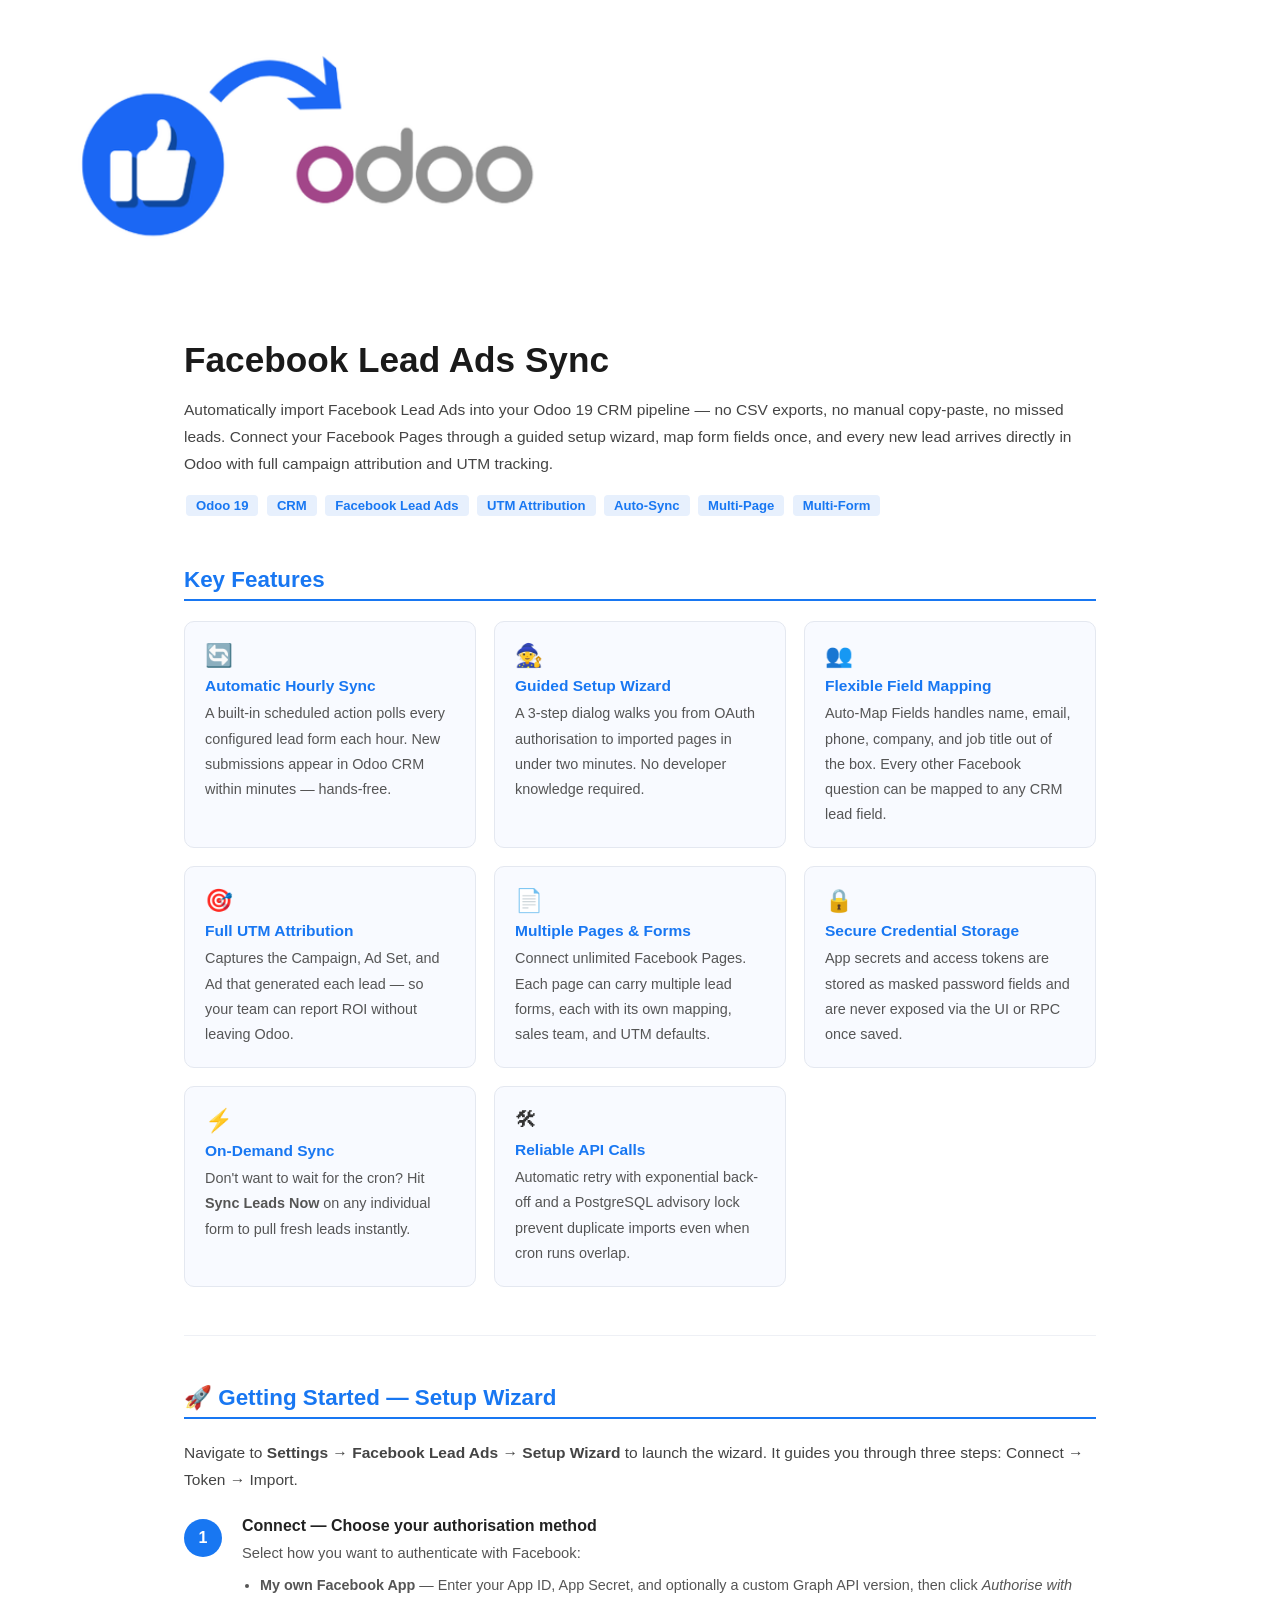
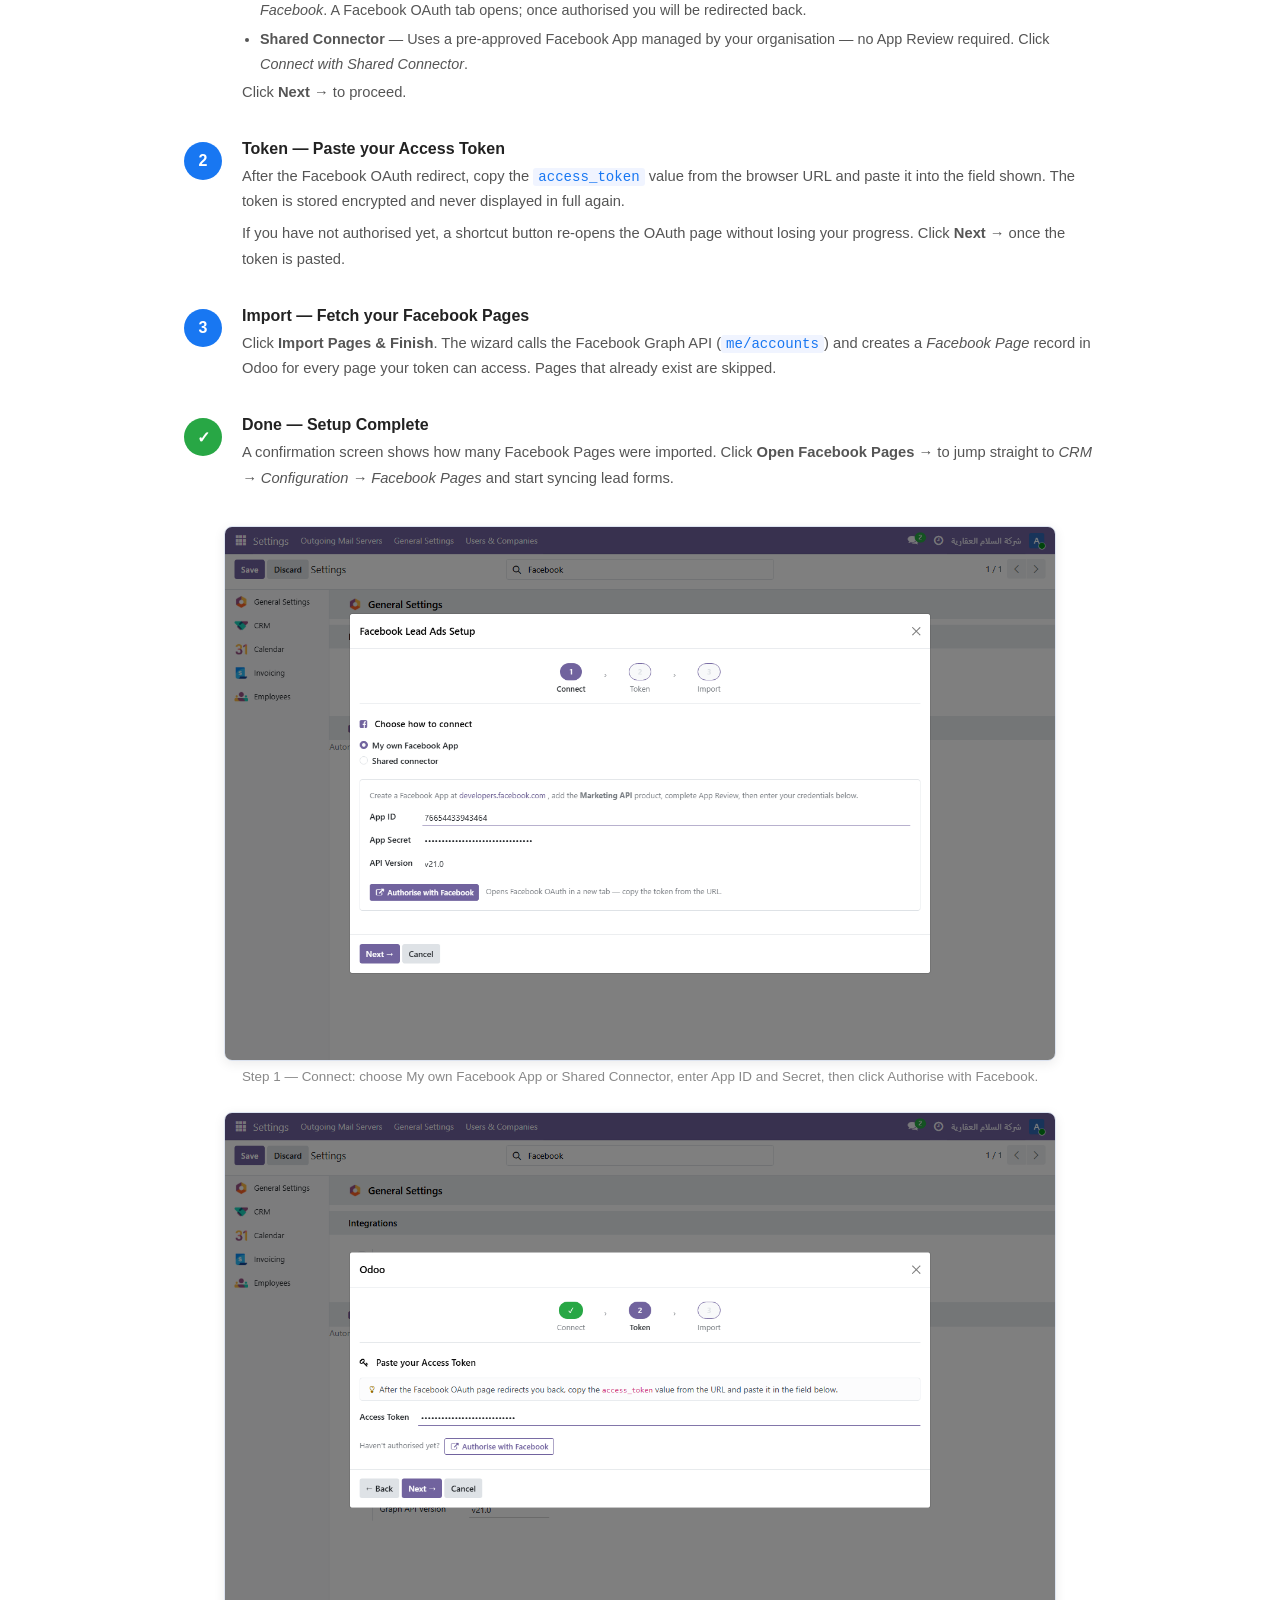
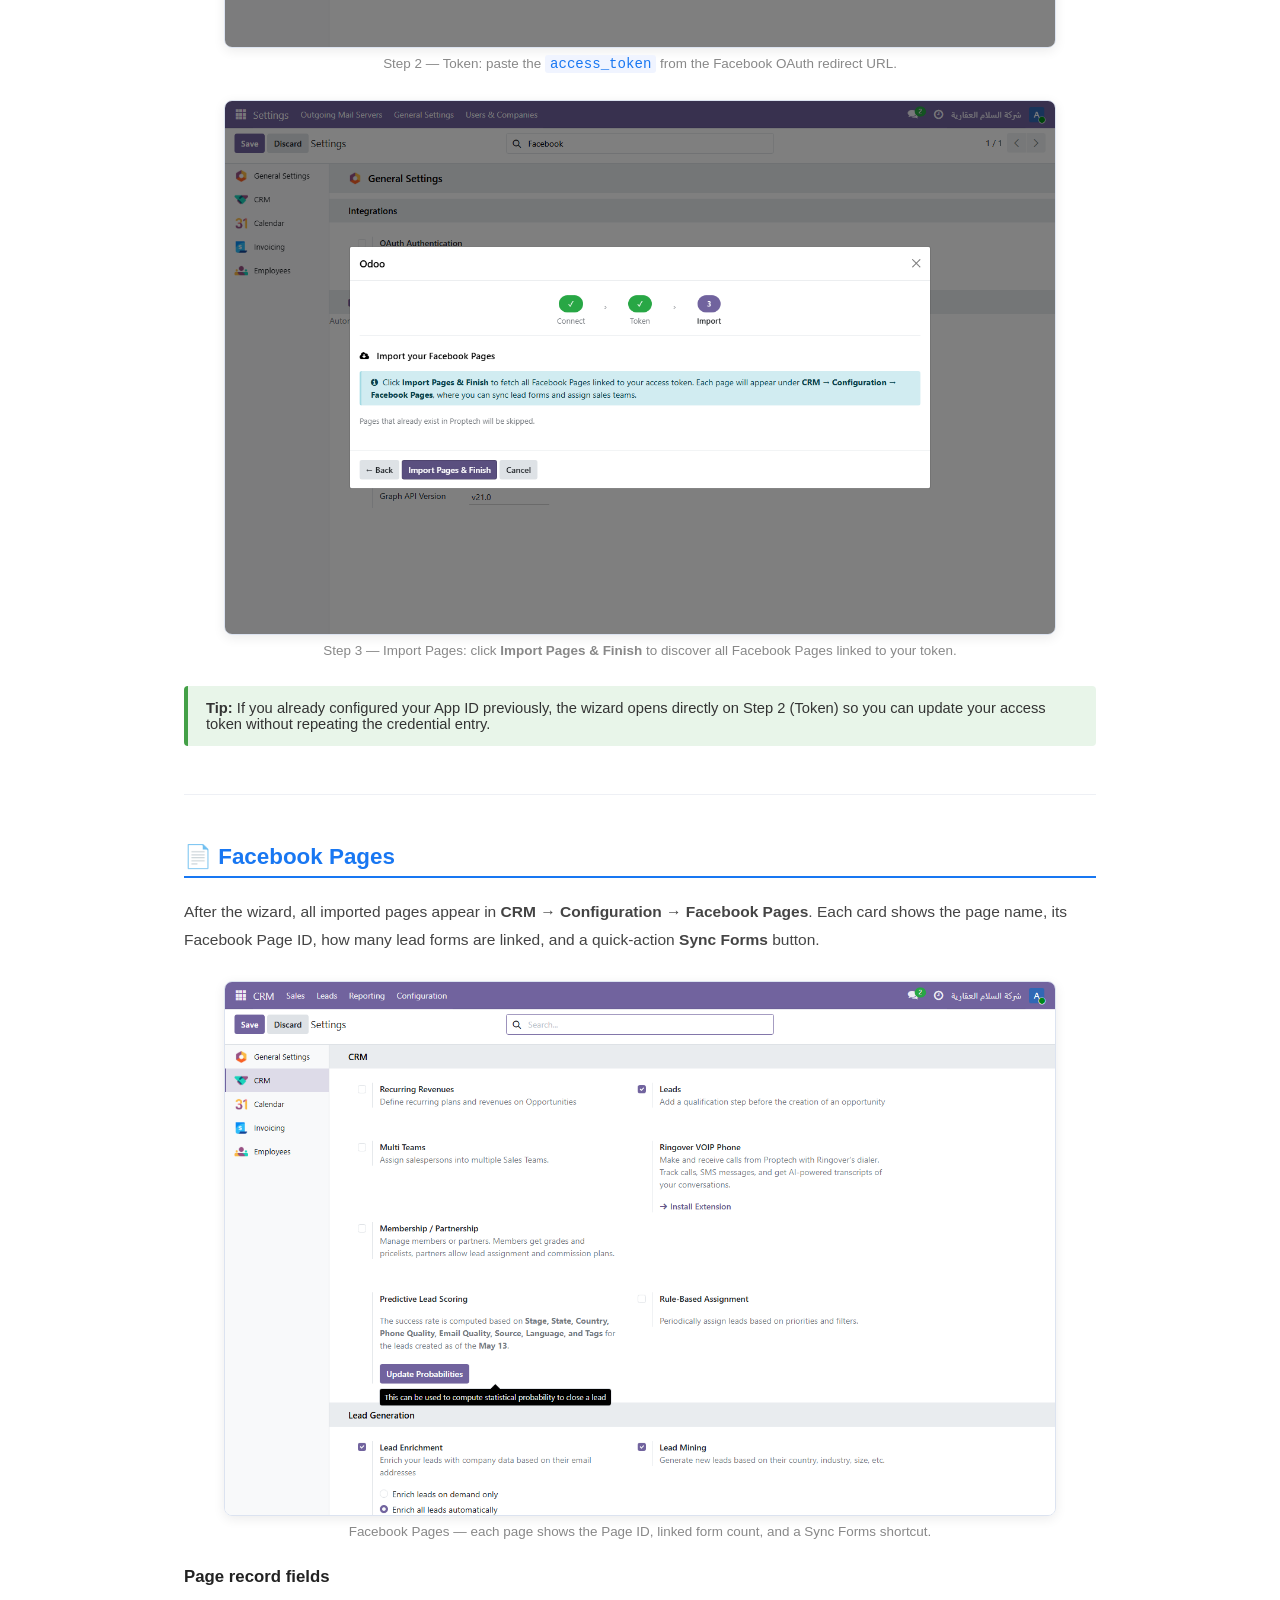
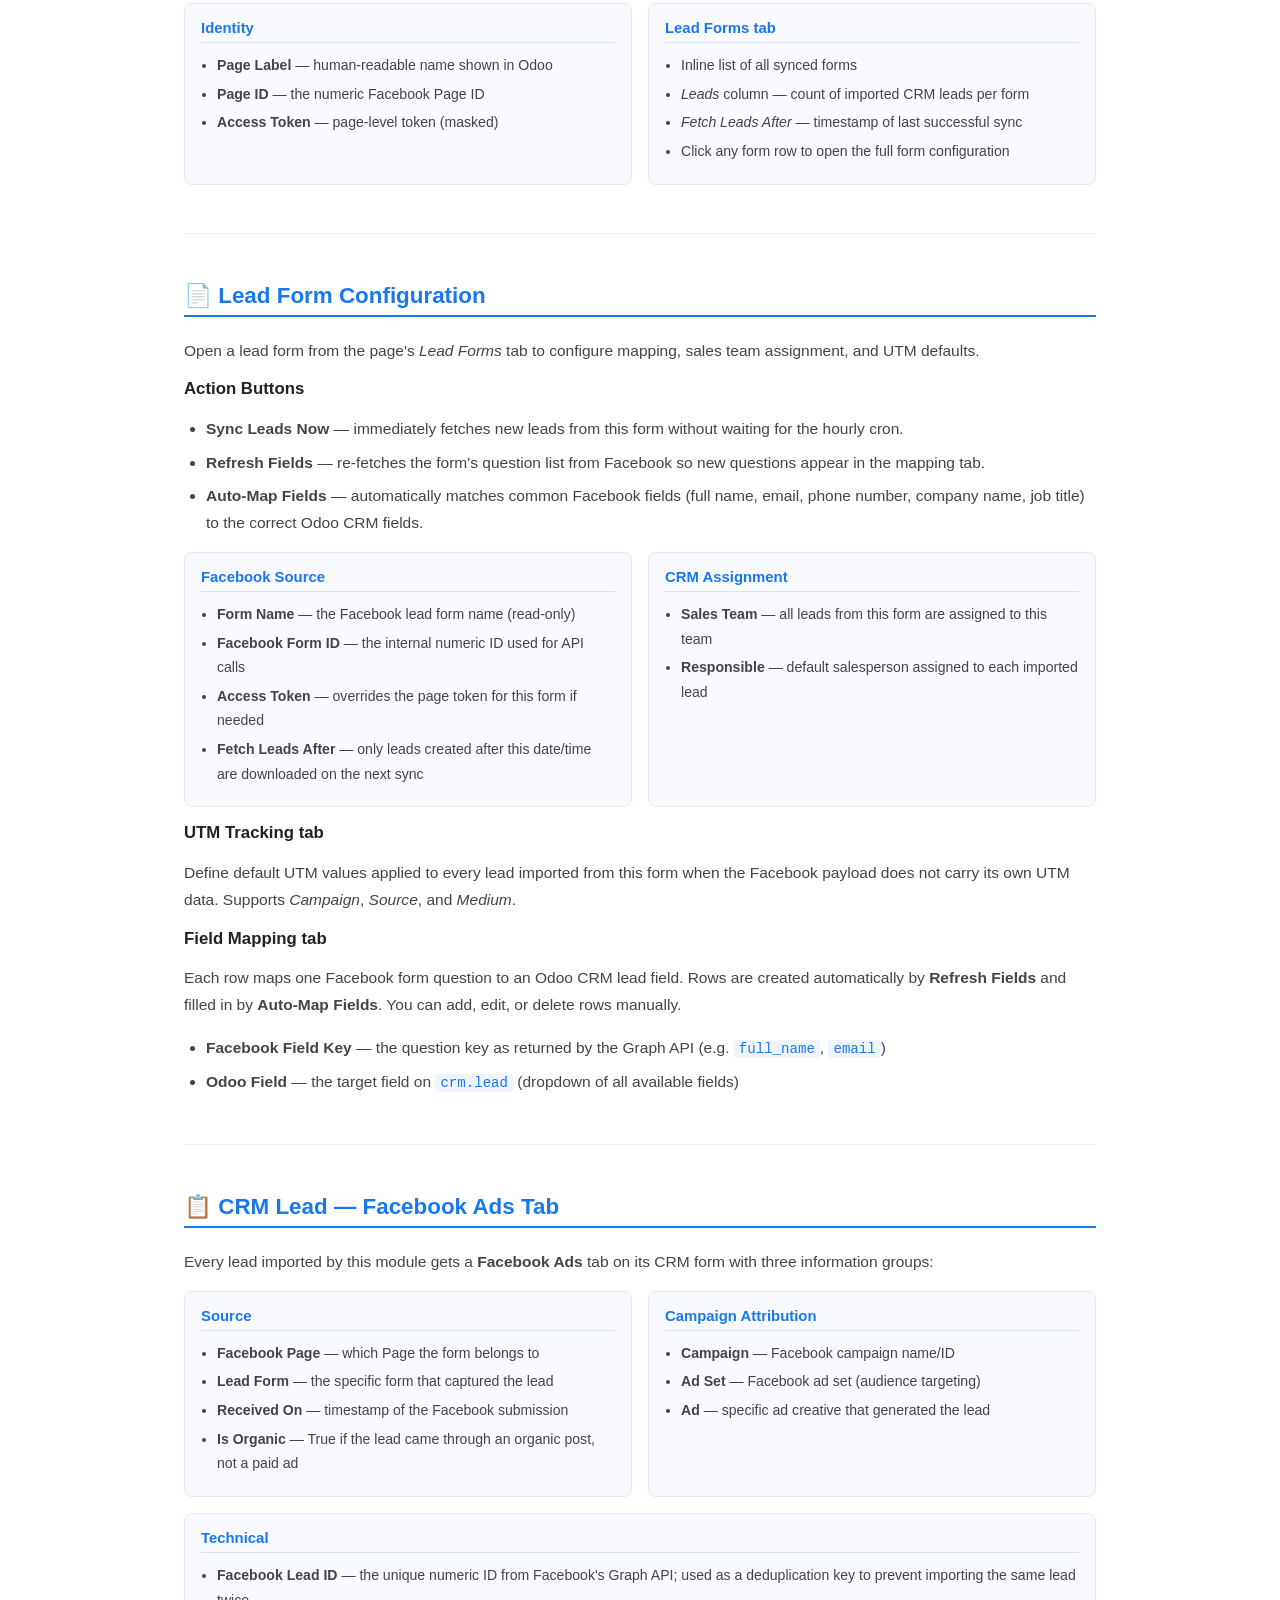
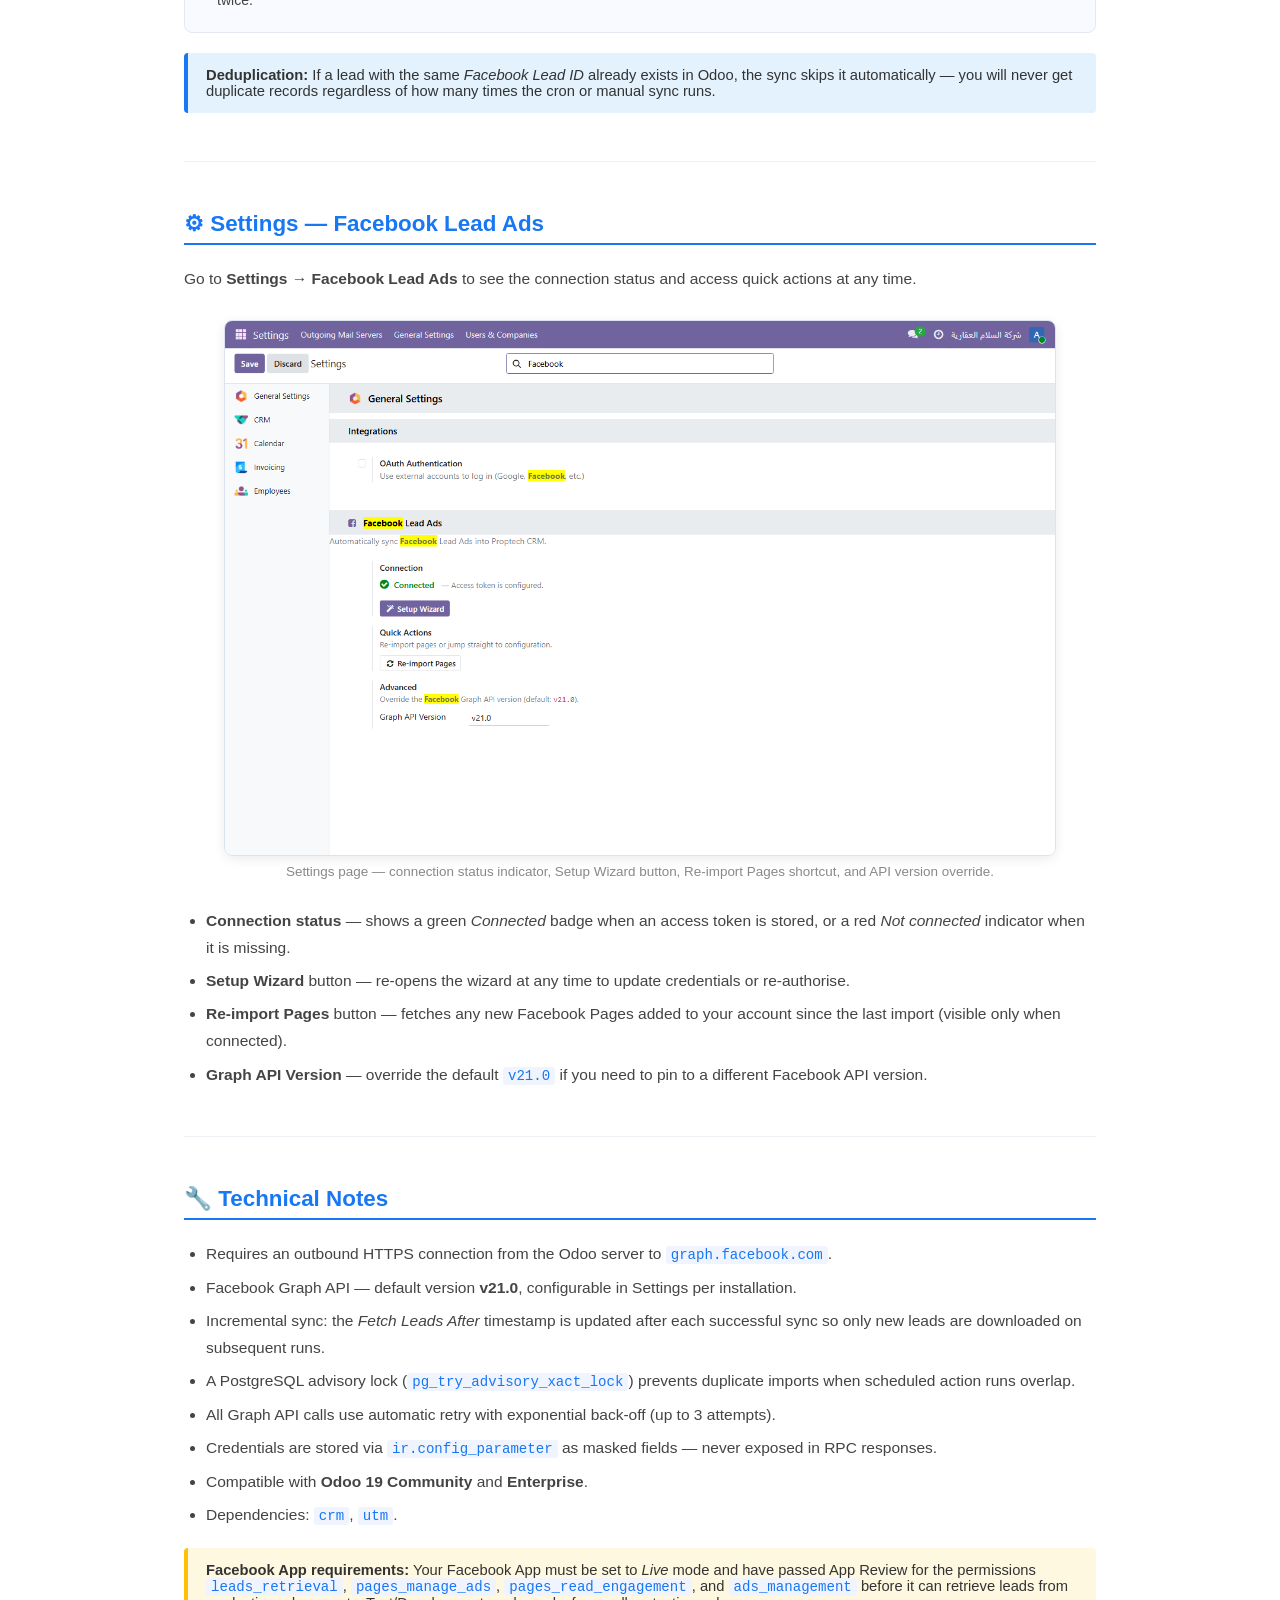
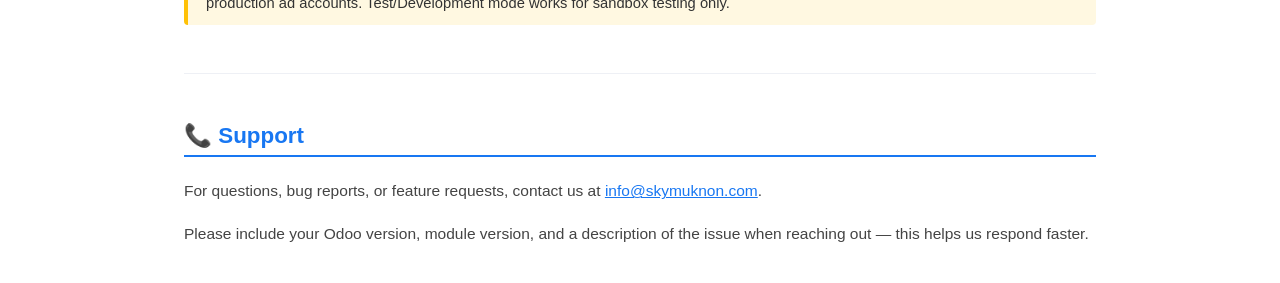
<file: meta_facebook_leads_syc/static/description/index.html>
<!DOCTYPE html>
<html lang="en">
<head>
    <meta charset="UTF-8"/>
    <meta name="viewport" content="width=device-width, initial-scale=1.0"/>
    <style>
        * { box-sizing: border-box; }
        body { font-family: -apple-system, BlinkMacSystemFont, "Segoe UI", Roboto, sans-serif; color: #333; margin: 0; padding: 0; background: #fff; }
        .banner img { width: 100%; max-height: 300px; object-fit: cover; display: block; }
        .section { max-width: 960px; margin: 40px auto; padding: 0 24px; }
        h1 { font-size: 2.2rem; color: #1a1a1a; margin-bottom: 8px; }
        h2 { font-size: 1.4rem; color: #1877f2; border-bottom: 2px solid #1877f2; padding-bottom: 6px; margin-top: 48px; margin-bottom: 20px; }
        h3 { font-size: 1.05rem; color: #222; margin: 0 0 6px; }
        h4 { font-size: 0.93rem; margin: 0 0 10px; color: #1877f2; border-bottom: 1px solid #dce3f0; padding-bottom: 6px; }
        p, li { font-size: 0.97rem; line-height: 1.75; color: #444; }
        ul { padding-left: 22px; }
        li { margin-bottom: 6px; }
        code { background: #f0f4ff; color: #1877f2; padding: 1px 5px; border-radius: 3px; font-size: 0.88rem; }
        a { color: #1877f2; }
        hr { border: none; border-top: 1px solid #eef0f5; margin: 48px 0; }

        .badge-row { margin: 14px 0; }
        .badge { display: inline-block; background: #e7f0fd; color: #1877f2; border-radius: 4px; padding: 3px 10px; font-size: 0.82rem; margin: 3px 2px; font-weight: 600; }

        .features { display: grid; grid-template-columns: repeat(auto-fit, minmax(270px, 1fr)); gap: 18px; margin-top: 16px; }
        .feature-card { border: 1px solid #e4e8f0; border-radius: 10px; padding: 20px; background: #f8faff; }
        .feature-card h3 { color: #1877f2; font-size: 0.97rem; }
        .feature-card p { margin: 0; font-size: 0.9rem; color: #555; }
        .feature-icon { font-size: 1.4rem; margin-bottom: 8px; }

        .screenshot { margin: 28px 0; }
        .screenshot img { width: 100%; border: 1px solid #dce3f0; border-radius: 8px; box-shadow: 0 3px 12px rgba(0,0,0,.08); display: block; }
        .screenshot figcaption { text-align: center; font-size: 0.84rem; color: #888; margin-top: 8px; }

        .wizard-steps { margin: 24px 0; }
        .wizard-step { display: flex; gap: 20px; margin-bottom: 28px; align-items: flex-start; }
        .wizard-step-num { min-width: 38px; height: 38px; background: #1877f2; color: #fff; border-radius: 50%; display: flex; align-items: center; justify-content: center; font-weight: 700; font-size: 1rem; flex-shrink: 0; margin-top: 2px; }
        .wizard-step-num.done { background: #28a745; }
        .wizard-step-body h3 { margin: 0 0 6px; font-size: 1rem; }
        .wizard-step-body p { margin: 0 0 6px; font-size: 0.92rem; color: #555; }
        .wizard-step-body ul { margin: 6px 0 0; padding-left: 18px; }
        .wizard-step-body li { font-size: 0.9rem; color: #555; margin-bottom: 3px; }

        .note  { background: #fff8e1; border-left: 4px solid #ffc107; padding: 14px 18px; border-radius: 4px; margin: 20px 0; font-size: 0.92rem; }
        .tip   { background: #e8f5e9; border-left: 4px solid #43a047; padding: 14px 18px; border-radius: 4px; margin: 20px 0; font-size: 0.92rem; }
        .info  { background: #e3f2fd; border-left: 4px solid #1877f2; padding: 14px 18px; border-radius: 4px; margin: 20px 0; font-size: 0.92rem; }

        .field-cols { display: grid; grid-template-columns: 1fr 1fr; gap: 16px; margin: 16px 0; }
        .field-group { background: #f8faff; border: 1px solid #e4e8f0; border-radius: 8px; padding: 16px; }
        .field-group ul { margin: 0; padding-left: 16px; }
        .field-group li { font-size: 0.88rem; margin-bottom: 4px; }

        @media (max-width: 600px) {
            .field-cols { grid-template-columns: 1fr; }
            .features { grid-template-columns: 1fr; }
        }
    </style>
</head>
<body>

<div class="banner">
    <img src="banner.png" alt="Facebook Lead Ads Sync for Odoo 19"/>
</div>

<div class="section">
    <h1>Facebook Lead Ads Sync</h1>
    <p>
        Automatically import Facebook Lead Ads into your Odoo 19 CRM pipeline &mdash; no CSV exports,
        no manual copy-paste, no missed leads. Connect your Facebook Pages through a guided
        setup wizard, map form fields once, and every new lead arrives directly in Odoo with
        full campaign attribution and UTM tracking.
    </p>
    <div class="badge-row">
        <span class="badge">Odoo 19</span>
        <span class="badge">CRM</span>
        <span class="badge">Facebook Lead Ads</span>
        <span class="badge">UTM Attribution</span>
        <span class="badge">Auto-Sync</span>
        <span class="badge">Multi-Page</span>
        <span class="badge">Multi-Form</span>
    </div>

    <h2>Key Features</h2>
    <div class="features">
        <div class="feature-card">
            <div class="feature-icon">&#128260;</div>
            <h3>Automatic Hourly Sync</h3>
            <p>A built-in scheduled action polls every configured lead form each hour. New submissions appear in Odoo CRM within minutes &mdash; hands-free.</p>
        </div>
        <div class="feature-card">
            <div class="feature-icon">&#129497;</div>
            <h3>Guided Setup Wizard</h3>
            <p>A 3-step dialog walks you from OAuth authorisation to imported pages in under two minutes. No developer knowledge required.</p>
        </div>
        <div class="feature-card">
            <div class="feature-icon">&#128101;</div>
            <h3>Flexible Field Mapping</h3>
            <p>Auto-Map Fields handles name, email, phone, company, and job title out of the box. Every other Facebook question can be mapped to any CRM lead field.</p>
        </div>
        <div class="feature-card">
            <div class="feature-icon">&#127919;</div>
            <h3>Full UTM Attribution</h3>
            <p>Captures the Campaign, Ad Set, and Ad that generated each lead &mdash; so your team can report ROI without leaving Odoo.</p>
        </div>
        <div class="feature-card">
            <div class="feature-icon">&#128196;</div>
            <h3>Multiple Pages &amp; Forms</h3>
            <p>Connect unlimited Facebook Pages. Each page can carry multiple lead forms, each with its own mapping, sales team, and UTM defaults.</p>
        </div>
        <div class="feature-card">
            <div class="feature-icon">&#128274;</div>
            <h3>Secure Credential Storage</h3>
            <p>App secrets and access tokens are stored as masked password fields and are never exposed via the UI or RPC once saved.</p>
        </div>
        <div class="feature-card">
            <div class="feature-icon">&#9889;</div>
            <h3>On-Demand Sync</h3>
            <p>Don't want to wait for the cron? Hit <strong>Sync Leads Now</strong> on any individual form to pull fresh leads instantly.</p>
        </div>
        <div class="feature-card">
            <div class="feature-icon">&#128736;</div>
            <h3>Reliable API Calls</h3>
            <p>Automatic retry with exponential back-off and a PostgreSQL advisory lock prevent duplicate imports even when cron runs overlap.</p>
        </div>
    </div>

    <hr/>

    <h2>&#128640; Getting Started &mdash; Setup Wizard</h2>
    <p>
        Navigate to <strong>Settings &#8594; Facebook Lead Ads &#8594; Setup Wizard</strong> to launch the
        wizard. It guides you through three steps: Connect &#8594; Token &#8594; Import.
    </p>

    <div class="wizard-steps">

        <div class="wizard-step">
            <div class="wizard-step-num">1</div>
            <div class="wizard-step-body">
                <h3>Connect &mdash; Choose your authorisation method</h3>
                <p>Select how you want to authenticate with Facebook:</p>
                <ul>
                    <li><strong>My own Facebook App</strong> &mdash; Enter your App ID, App Secret, and optionally a custom Graph API version, then click <em>Authorise with Facebook</em>. A Facebook OAuth tab opens; once authorised you will be redirected back.</li>
                    <li><strong>Shared Connector</strong> &mdash; Uses a pre-approved Facebook App managed by your organisation &mdash; no App Review required. Click <em>Connect with Shared Connector</em>.</li>
                </ul>
                <p>Click <strong>Next &#8594;</strong> to proceed.</p>
            </div>
        </div>

        <div class="wizard-step">
            <div class="wizard-step-num">2</div>
            <div class="wizard-step-body">
                <h3>Token &mdash; Paste your Access Token</h3>
                <p>
                    After the Facebook OAuth redirect, copy the <code>access_token</code> value
                    from the browser URL and paste it into the field shown. The token is stored
                    encrypted and never displayed in full again.
                </p>
                <p>If you have not authorised yet, a shortcut button re-opens the OAuth page without losing your progress. Click <strong>Next &#8594;</strong> once the token is pasted.</p>
            </div>
        </div>

        <div class="wizard-step">
            <div class="wizard-step-num">3</div>
            <div class="wizard-step-body">
                <h3>Import &mdash; Fetch your Facebook Pages</h3>
                <p>
                    Click <strong>Import Pages &amp; Finish</strong>. The wizard calls the
                    Facebook Graph API (<code>me/accounts</code>) and creates a
                    <em>Facebook Page</em> record in Odoo for every page your token can access.
                    Pages that already exist are skipped.
                </p>
            </div>
        </div>

        <div class="wizard-step">
            <div class="wizard-step-num done">&#10003;</div>
            <div class="wizard-step-body">
                <h3>Done &mdash; Setup Complete</h3>
                <p>
                    A confirmation screen shows how many Facebook Pages were imported.
                    Click <strong>Open Facebook Pages &#8594;</strong> to jump straight to
                    <em>CRM &#8594; Configuration &#8594; Facebook Pages</em> and start syncing lead forms.
                </p>
            </div>
        </div>

    </div>

    <div class="screenshot">
        <figure>
            <img src="screenshot_01.png" alt="Setup Wizard Step 1 - Connect"/>
            <figcaption>Step 1 &mdash; Connect: choose My own Facebook App or Shared Connector, enter App ID and Secret, then click Authorise with Facebook.</figcaption>
        </figure>
    </div>

    <div class="screenshot">
        <figure>
            <img src="screenshot_wizard_step2.png" alt="Setup Wizard Step 2 - Token"/>
            <figcaption>Step 2 &mdash; Token: paste the <code>access_token</code> from the Facebook OAuth redirect URL.</figcaption>
        </figure>
    </div>

    <div class="screenshot">
        <figure>
            <img src="screenshot_wizard_step3.png" alt="Setup Wizard Step 3 - Import Pages"/>
            <figcaption>Step 3 &mdash; Import Pages: click <strong>Import Pages &amp; Finish</strong> to discover all Facebook Pages linked to your token.</figcaption>
        </figure>
    </div>

    <div class="tip">
        <strong>Tip:</strong> If you already configured your App ID previously, the wizard opens
        directly on Step 2 (Token) so you can update your access token without repeating the
        credential entry.
    </div>

    <hr/>

    <h2>&#128196; Facebook Pages</h2>
    <p>
        After the wizard, all imported pages appear in
        <strong>CRM &#8594; Configuration &#8594; Facebook Pages</strong>. Each card shows the page name,
        its Facebook Page ID, how many lead forms are linked, and a quick-action
        <strong>Sync Forms</strong> button.
    </p>

    <div class="screenshot">
        <figure>
            <img src="screenshot_02.png" alt="Facebook Pages view"/>
            <figcaption>Facebook Pages &mdash; each page shows the Page ID, linked form count, and a Sync Forms shortcut.</figcaption>
        </figure>
    </div>

    <h3>Page record fields</h3>
    <div class="field-cols">
        <div class="field-group">
            <h4>Identity</h4>
            <ul>
                <li><strong>Page Label</strong> &mdash; human-readable name shown in Odoo</li>
                <li><strong>Page ID</strong> &mdash; the numeric Facebook Page ID</li>
                <li><strong>Access Token</strong> &mdash; page-level token (masked)</li>
            </ul>
        </div>
        <div class="field-group">
            <h4>Lead Forms tab</h4>
            <ul>
                <li>Inline list of all synced forms</li>
                <li><em>Leads</em> column &mdash; count of imported CRM leads per form</li>
                <li><em>Fetch Leads After</em> &mdash; timestamp of last successful sync</li>
                <li>Click any form row to open the full form configuration</li>
            </ul>
        </div>
    </div>

    <hr/>

    <h2>&#128196; Lead Form Configuration</h2>
    <p>
        Open a lead form from the page's <em>Lead Forms</em> tab to configure mapping,
        sales team assignment, and UTM defaults.
    </p>

    <h3>Action Buttons</h3>
    <ul>
        <li><strong>Sync Leads Now</strong> &mdash; immediately fetches new leads from this form without waiting for the hourly cron.</li>
        <li><strong>Refresh Fields</strong> &mdash; re-fetches the form's question list from Facebook so new questions appear in the mapping tab.</li>
        <li><strong>Auto-Map Fields</strong> &mdash; automatically matches common Facebook fields (full name, email, phone number, company name, job title) to the correct Odoo CRM fields.</li>
    </ul>

    <div class="field-cols">
        <div class="field-group">
            <h4>Facebook Source</h4>
            <ul>
                <li><strong>Form Name</strong> &mdash; the Facebook lead form name (read-only)</li>
                <li><strong>Facebook Form ID</strong> &mdash; the internal numeric ID used for API calls</li>
                <li><strong>Access Token</strong> &mdash; overrides the page token for this form if needed</li>
                <li><strong>Fetch Leads After</strong> &mdash; only leads created after this date/time are downloaded on the next sync</li>
            </ul>
        </div>
        <div class="field-group">
            <h4>CRM Assignment</h4>
            <ul>
                <li><strong>Sales Team</strong> &mdash; all leads from this form are assigned to this team</li>
                <li><strong>Responsible</strong> &mdash; default salesperson assigned to each imported lead</li>
            </ul>
        </div>
    </div>

    <h3>UTM Tracking tab</h3>
    <p>
        Define default UTM values applied to every lead imported from this form when the
        Facebook payload does not carry its own UTM data. Supports <em>Campaign</em>,
        <em>Source</em>, and <em>Medium</em>.
    </p>

    <h3>Field Mapping tab</h3>
    <p>
        Each row maps one Facebook form question to an Odoo CRM lead field. Rows are created
        automatically by <strong>Refresh Fields</strong> and filled in by
        <strong>Auto-Map Fields</strong>. You can add, edit, or delete rows manually.
    </p>
    <ul>
        <li><strong>Facebook Field Key</strong> &mdash; the question key as returned by the Graph API (e.g. <code>full_name</code>, <code>email</code>)</li>
        <li><strong>Odoo Field</strong> &mdash; the target field on <code>crm.lead</code> (dropdown of all available fields)</li>
    </ul>

    <hr/>

    <h2>&#128203; CRM Lead &mdash; Facebook Ads Tab</h2>
    <p>
        Every lead imported by this module gets a <strong>Facebook Ads</strong> tab on its CRM
        form with three information groups:
    </p>

    <div class="field-cols">
        <div class="field-group">
            <h4>Source</h4>
            <ul>
                <li><strong>Facebook Page</strong> &mdash; which Page the form belongs to</li>
                <li><strong>Lead Form</strong> &mdash; the specific form that captured the lead</li>
                <li><strong>Received On</strong> &mdash; timestamp of the Facebook submission</li>
                <li><strong>Is Organic</strong> &mdash; True if the lead came through an organic post, not a paid ad</li>
            </ul>
        </div>
        <div class="field-group">
            <h4>Campaign Attribution</h4>
            <ul>
                <li><strong>Campaign</strong> &mdash; Facebook campaign name/ID</li>
                <li><strong>Ad Set</strong> &mdash; Facebook ad set (audience targeting)</li>
                <li><strong>Ad</strong> &mdash; specific ad creative that generated the lead</li>
            </ul>
        </div>
    </div>

    <div class="field-group" style="margin: 0 0 20px;">
        <h4>Technical</h4>
        <ul>
            <li><strong>Facebook Lead ID</strong> &mdash; the unique numeric ID from Facebook's Graph API; used as a deduplication key to prevent importing the same lead twice.</li>
        </ul>
    </div>

    <div class="info">
        <strong>Deduplication:</strong> If a lead with the same <em>Facebook Lead ID</em> already
        exists in Odoo, the sync skips it automatically &mdash; you will never get duplicate records
        regardless of how many times the cron or manual sync runs.
    </div>

    <hr/>

    <h2>&#9881; Settings &mdash; Facebook Lead Ads</h2>
    <p>
        Go to <strong>Settings &#8594; Facebook Lead Ads</strong> to see the connection status and
        access quick actions at any time.
    </p>

    <div class="screenshot">
        <figure>
            <img src="screenshot_03.png" alt="Settings - Facebook Lead Ads section"/>
            <figcaption>Settings page &mdash; connection status indicator, Setup Wizard button, Re-import Pages shortcut, and API version override.</figcaption>
        </figure>
    </div>

    <ul>
        <li><strong>Connection status</strong> &mdash; shows a green <em>Connected</em> badge when an access token is stored, or a red <em>Not connected</em> indicator when it is missing.</li>
        <li><strong>Setup Wizard</strong> button &mdash; re-opens the wizard at any time to update credentials or re-authorise.</li>
        <li><strong>Re-import Pages</strong> button &mdash; fetches any new Facebook Pages added to your account since the last import (visible only when connected).</li>
        <li><strong>Graph API Version</strong> &mdash; override the default <code>v21.0</code> if you need to pin to a different Facebook API version.</li>
    </ul>

    <hr/>

    <h2>&#128295; Technical Notes</h2>
    <ul>
        <li>Requires an outbound HTTPS connection from the Odoo server to <code>graph.facebook.com</code>.</li>
        <li>Facebook Graph API &mdash; default version <strong>v21.0</strong>, configurable in Settings per installation.</li>
        <li>Incremental sync: the <em>Fetch Leads After</em> timestamp is updated after each successful sync so only new leads are downloaded on subsequent runs.</li>
        <li>A PostgreSQL advisory lock (<code>pg_try_advisory_xact_lock</code>) prevents duplicate imports when scheduled action runs overlap.</li>
        <li>All Graph API calls use automatic retry with exponential back-off (up to 3 attempts).</li>
        <li>Credentials are stored via <code>ir.config_parameter</code> as masked fields &mdash; never exposed in RPC responses.</li>
        <li>Compatible with <strong>Odoo 19 Community</strong> and <strong>Enterprise</strong>.</li>
        <li>Dependencies: <code>crm</code>, <code>utm</code>.</li>
    </ul>

    <div class="note">
        <strong>Facebook App requirements:</strong> Your Facebook App must be set to
        <em>Live</em> mode and have passed App Review for the permissions
        <code>leads_retrieval</code>, <code>pages_manage_ads</code>,
        <code>pages_read_engagement</code>, and <code>ads_management</code> before it can
        retrieve leads from production ad accounts. Test/Development mode works for sandbox
        testing only.
    </div>

    <hr/>

    <h2>&#128222; Support</h2>
    <p>
        For questions, bug reports, or feature requests, contact us at
        <a href="mailto:info@skymuknon.com">info@skymuknon.com</a>.
    </p>
    <p>
        Please include your Odoo version, module version, and a description of the issue when
        reaching out &mdash; this helps us respond faster.
    </p>
</div>

</body>
</html>
</file>
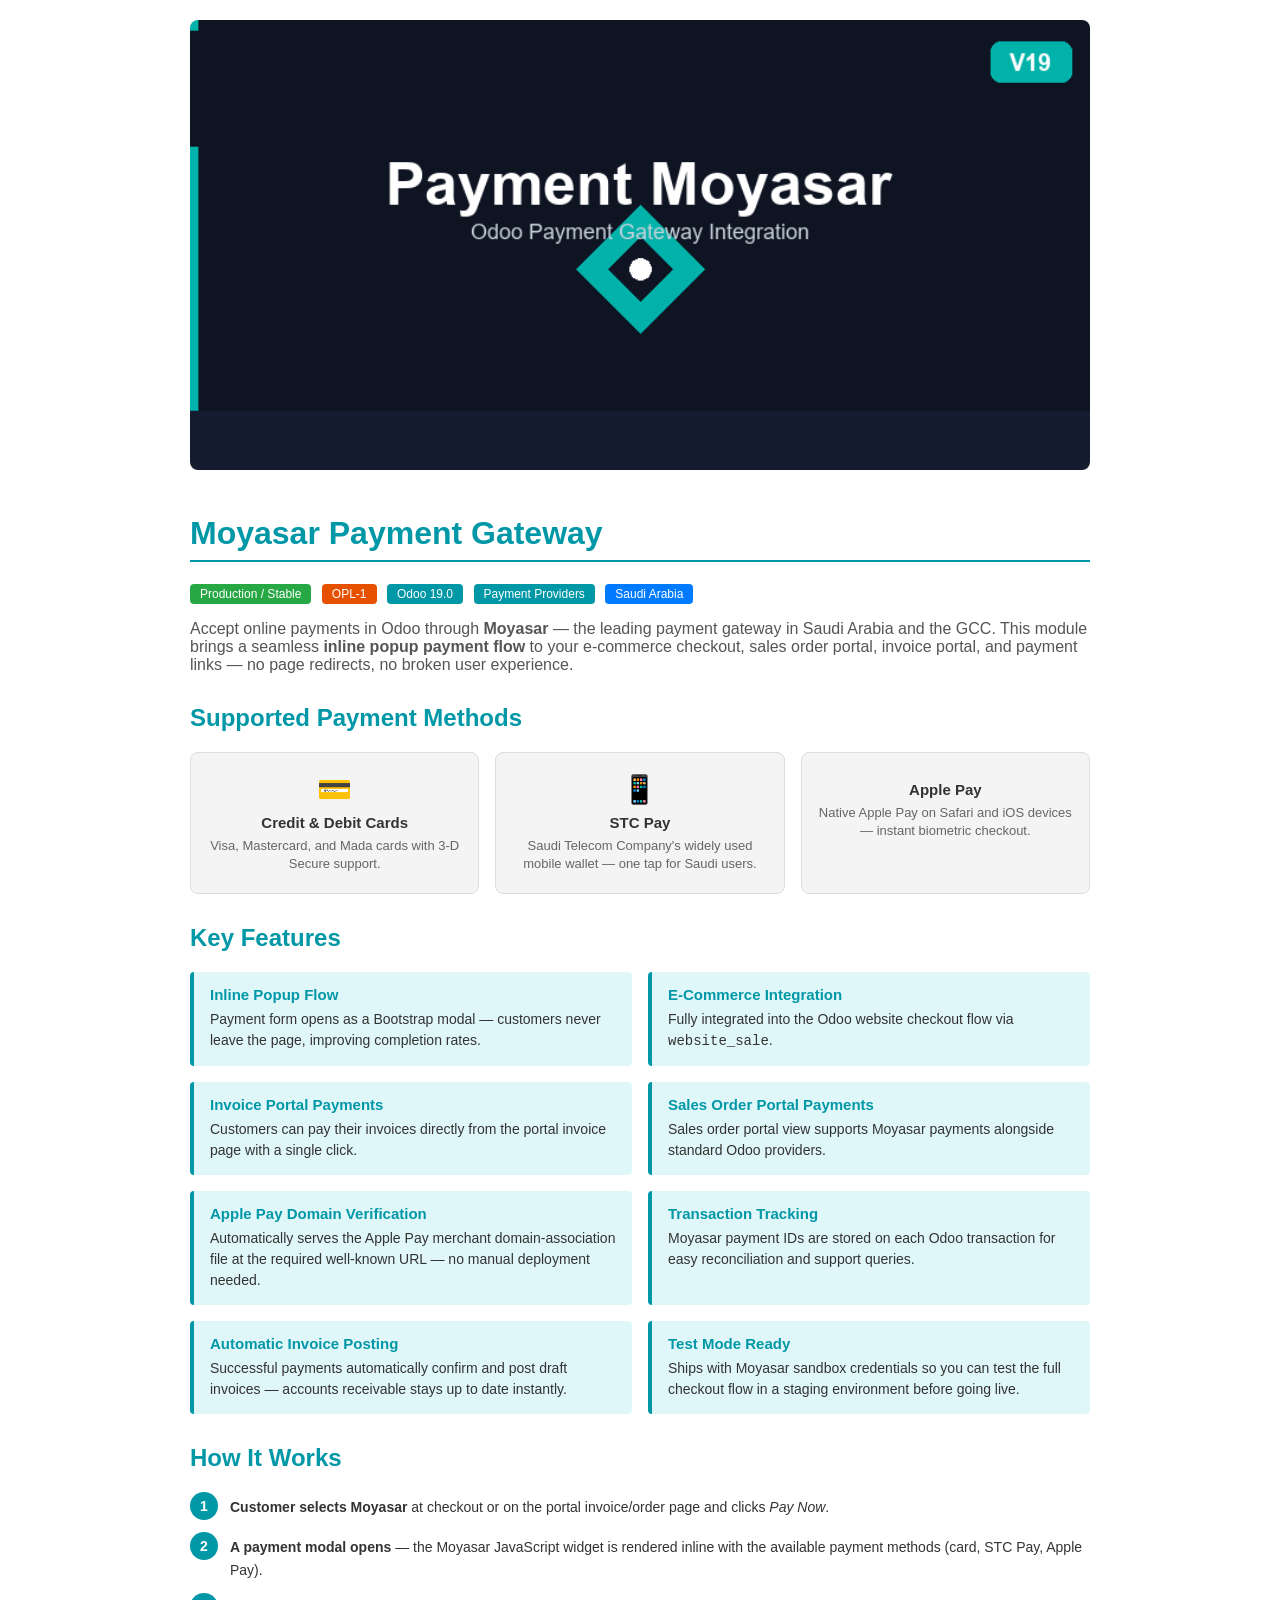
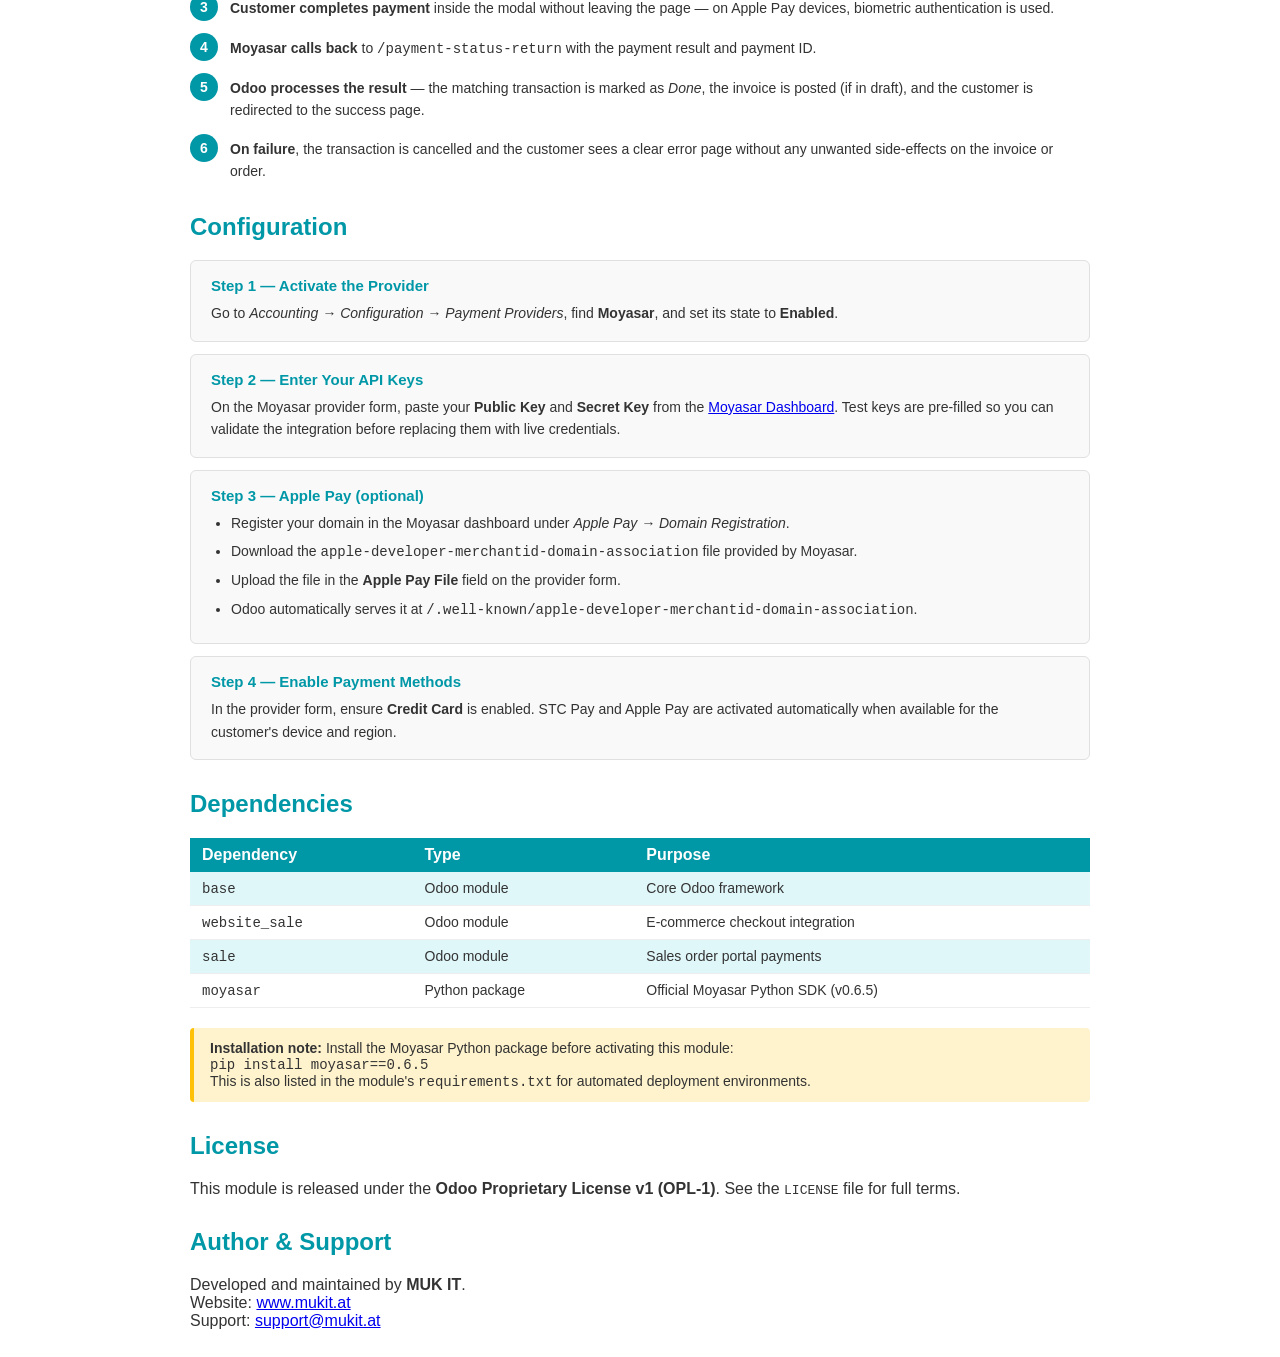
<file: muk_payment_moyasar/static/description/index.html>
<!DOCTYPE html>
<html lang="en">
<head>
    <meta charset="UTF-8">
    <style>
        body { font-family: Arial, sans-serif; color: #333; max-width: 900px; margin: 0 auto; padding: 20px; }
        h1 { color: #0097a7; border-bottom: 2px solid #0097a7; padding-bottom: 8px; }
        h2 { color: #0097a7; margin-top: 30px; }
        h3 { color: #555; }
        .badge { display: inline-block; background: #0097a7; color: #fff; border-radius: 4px; padding: 3px 10px; font-size: 12px; margin-right: 6px; }
        .badge.green  { background: #28a745; }
        .badge.blue   { background: #007bff; }
        .badge.orange { background: #e65100; }
        ul { padding-left: 20px; }
        li { margin-bottom: 6px; line-height: 1.6; }
        .feature-grid { display: grid; grid-template-columns: repeat(2, 1fr); gap: 16px; margin: 20px 0; }
        .feature-card { background: #e0f7fa; border-left: 4px solid #0097a7; padding: 14px 16px; border-radius: 4px; }
        .feature-card h3 { margin: 0 0 6px; font-size: 15px; color: #0097a7; }
        .feature-card p  { margin: 0; font-size: 14px; line-height: 1.5; }
        .workflow-step { display: flex; align-items: flex-start; margin-bottom: 12px; }
        .step-num { background: #0097a7; color: #fff; border-radius: 50%; width: 28px; height: 28px; display: flex; align-items: center; justify-content: center; font-weight: bold; flex-shrink: 0; margin-right: 12px; font-size: 14px; }
        .step-text { font-size: 14px; line-height: 1.6; padding-top: 4px; }
        .dep-table { width: 100%; border-collapse: collapse; margin-top: 10px; }
        .dep-table th { background: #0097a7; color: #fff; padding: 8px 12px; text-align: left; }
        .dep-table td { padding: 8px 12px; border-bottom: 1px solid #eee; font-size: 14px; }
        .dep-table tr:nth-child(even) td { background: #e0f7fa; }
        .note { background: #fff3cd; border-left: 4px solid #ffc107; padding: 12px 16px; border-radius: 4px; font-size: 14px; margin: 20px 0; }
        .method-grid { display: grid; grid-template-columns: repeat(3, 1fr); gap: 16px; margin: 20px 0; }
        .method-card { background: #f4f4f4; border: 1px solid #ddd; padding: 20px 16px; border-radius: 8px; text-align: center; }
        .method-card .icon { font-size: 28px; margin-bottom: 8px; }
        .method-card h3 { margin: 0 0 6px; font-size: 15px; color: #333; }
        .method-card p { margin: 0; font-size: 13px; color: #666; line-height: 1.4; }
        .config-block { background: #f9f9f9; border: 1px solid #e0e0e0; border-radius: 6px; padding: 16px 20px; margin-bottom: 12px; }
        .config-block h3 { margin: 0 0 8px; font-size: 15px; color: #0097a7; }
        .config-block p, .config-block ul { margin: 0; font-size: 14px; line-height: 1.6; }
    </style>
</head>
<body>

<img src="banner.png" alt="Moyasar Payment Gateway" style="width:100%;border-radius:8px;margin-bottom:20px;"/>
<h1>Moyasar Payment Gateway</h1>

<p>
    <span class="badge green">Production / Stable</span>
    <span class="badge orange">OPL-1</span>
    <span class="badge">Odoo 19.0</span>
    <span class="badge">Payment Providers</span>
    <span class="badge blue">Saudi Arabia</span>
</p>

<p style="font-size:16px; color:#555; margin-top:16px;">
    Accept online payments in Odoo through <strong>Moyasar</strong> — the leading payment gateway in
    Saudi Arabia and the GCC. This module brings a seamless <strong>inline popup payment flow</strong>
    to your e-commerce checkout, sales order portal, invoice portal, and payment links — no page
    redirects, no broken user experience.
</p>

<h2>Supported Payment Methods</h2>

<div class="method-grid">
    <div class="method-card">
        <div class="icon">💳</div>
        <h3>Credit &amp; Debit Cards</h3>
        <p>Visa, Mastercard, and Mada cards with 3-D Secure support.</p>
    </div>
    <div class="method-card">
        <div class="icon">📱</div>
        <h3>STC Pay</h3>
        <p>Saudi Telecom Company's widely used mobile wallet — one tap for Saudi users.</p>
    </div>
    <div class="method-card">
        <div class="icon"></div>
        <h3>Apple Pay</h3>
        <p>Native Apple Pay on Safari and iOS devices — instant biometric checkout.</p>
    </div>
</div>

<h2>Key Features</h2>

<div class="feature-grid">
    <div class="feature-card">
        <h3>Inline Popup Flow</h3>
        <p>Payment form opens as a Bootstrap modal — customers never leave the page, improving completion rates.</p>
    </div>
    <div class="feature-card">
        <h3>E-Commerce Integration</h3>
        <p>Fully integrated into the Odoo website checkout flow via <code>website_sale</code>.</p>
    </div>
    <div class="feature-card">
        <h3>Invoice Portal Payments</h3>
        <p>Customers can pay their invoices directly from the portal invoice page with a single click.</p>
    </div>
    <div class="feature-card">
        <h3>Sales Order Portal Payments</h3>
        <p>Sales order portal view supports Moyasar payments alongside standard Odoo providers.</p>
    </div>
    <div class="feature-card">
        <h3>Apple Pay Domain Verification</h3>
        <p>Automatically serves the Apple Pay merchant domain-association file at the required well-known URL — no manual deployment needed.</p>
    </div>
    <div class="feature-card">
        <h3>Transaction Tracking</h3>
        <p>Moyasar payment IDs are stored on each Odoo transaction for easy reconciliation and support queries.</p>
    </div>
    <div class="feature-card">
        <h3>Automatic Invoice Posting</h3>
        <p>Successful payments automatically confirm and post draft invoices — accounts receivable stays up to date instantly.</p>
    </div>
    <div class="feature-card">
        <h3>Test Mode Ready</h3>
        <p>Ships with Moyasar sandbox credentials so you can test the full checkout flow in a staging environment before going live.</p>
    </div>
</div>

<h2>How It Works</h2>

<div class="workflow-step">
    <div class="step-num">1</div>
    <div class="step-text"><strong>Customer selects Moyasar</strong> at checkout or on the portal invoice/order page and clicks <em>Pay Now</em>.</div>
</div>
<div class="workflow-step">
    <div class="step-num">2</div>
    <div class="step-text"><strong>A payment modal opens</strong> — the Moyasar JavaScript widget is rendered inline with the available payment methods (card, STC Pay, Apple Pay).</div>
</div>
<div class="workflow-step">
    <div class="step-num">3</div>
    <div class="step-text"><strong>Customer completes payment</strong> inside the modal without leaving the page — on Apple Pay devices, biometric authentication is used.</div>
</div>
<div class="workflow-step">
    <div class="step-num">4</div>
    <div class="step-text"><strong>Moyasar calls back</strong> to <code>/payment-status-return</code> with the payment result and payment ID.</div>
</div>
<div class="workflow-step">
    <div class="step-num">5</div>
    <div class="step-text"><strong>Odoo processes the result</strong> — the matching transaction is marked as <em>Done</em>, the invoice is posted (if in draft), and the customer is redirected to the success page.</div>
</div>
<div class="workflow-step">
    <div class="step-num">6</div>
    <div class="step-text"><strong>On failure</strong>, the transaction is cancelled and the customer sees a clear error page without any unwanted side-effects on the invoice or order.</div>
</div>

<h2>Configuration</h2>

<div class="config-block">
    <h3>Step 1 — Activate the Provider</h3>
    <p>Go to <em>Accounting → Configuration → Payment Providers</em>, find <strong>Moyasar</strong>, and set its state to <strong>Enabled</strong>.</p>
</div>

<div class="config-block">
    <h3>Step 2 — Enter Your API Keys</h3>
    <p>On the Moyasar provider form, paste your <strong>Public Key</strong> and <strong>Secret Key</strong> from the
    <a href="https://dashboard.moyasar.com" target="_blank">Moyasar Dashboard</a>.
    Test keys are pre-filled so you can validate the integration before replacing them with live credentials.</p>
</div>

<div class="config-block">
    <h3>Step 3 — Apple Pay (optional)</h3>
    <ul>
        <li>Register your domain in the Moyasar dashboard under <em>Apple Pay → Domain Registration</em>.</li>
        <li>Download the <code>apple-developer-merchantid-domain-association</code> file provided by Moyasar.</li>
        <li>Upload the file in the <strong>Apple Pay File</strong> field on the provider form.</li>
        <li>Odoo automatically serves it at <code>/.well-known/apple-developer-merchantid-domain-association</code>.</li>
    </ul>
</div>

<div class="config-block">
    <h3>Step 4 — Enable Payment Methods</h3>
    <p>In the provider form, ensure <strong>Credit Card</strong> is enabled. STC Pay and Apple Pay are activated
    automatically when available for the customer's device and region.</p>
</div>

<h2>Dependencies</h2>

<table class="dep-table">
    <tr><th>Dependency</th><th>Type</th><th>Purpose</th></tr>
    <tr><td><code>base</code></td><td>Odoo module</td><td>Core Odoo framework</td></tr>
    <tr><td><code>website_sale</code></td><td>Odoo module</td><td>E-commerce checkout integration</td></tr>
    <tr><td><code>sale</code></td><td>Odoo module</td><td>Sales order portal payments</td></tr>
    <tr><td><code>moyasar</code></td><td>Python package</td><td>Official Moyasar Python SDK (v0.6.5)</td></tr>
</table>

<div class="note">
    <strong>Installation note:</strong> Install the Moyasar Python package before activating this module:
    <br/><code>pip install moyasar==0.6.5</code>
    <br/>This is also listed in the module's <code>requirements.txt</code> for automated deployment environments.
</div>

<h2>License</h2>
<p>This module is released under the <strong>Odoo Proprietary License v1 (OPL-1)</strong>.
See the <code>LICENSE</code> file for full terms.</p>

<h2>Author &amp; Support</h2>
<p>
    Developed and maintained by <strong>MUK IT</strong>.<br/>
    Website: <a href="https://www.mukit.at/" target="_blank">www.mukit.at</a><br/>
    Support: <a href="mailto:support@mukit.at">support@mukit.at</a>
</p>

</body>
</html>
</file>
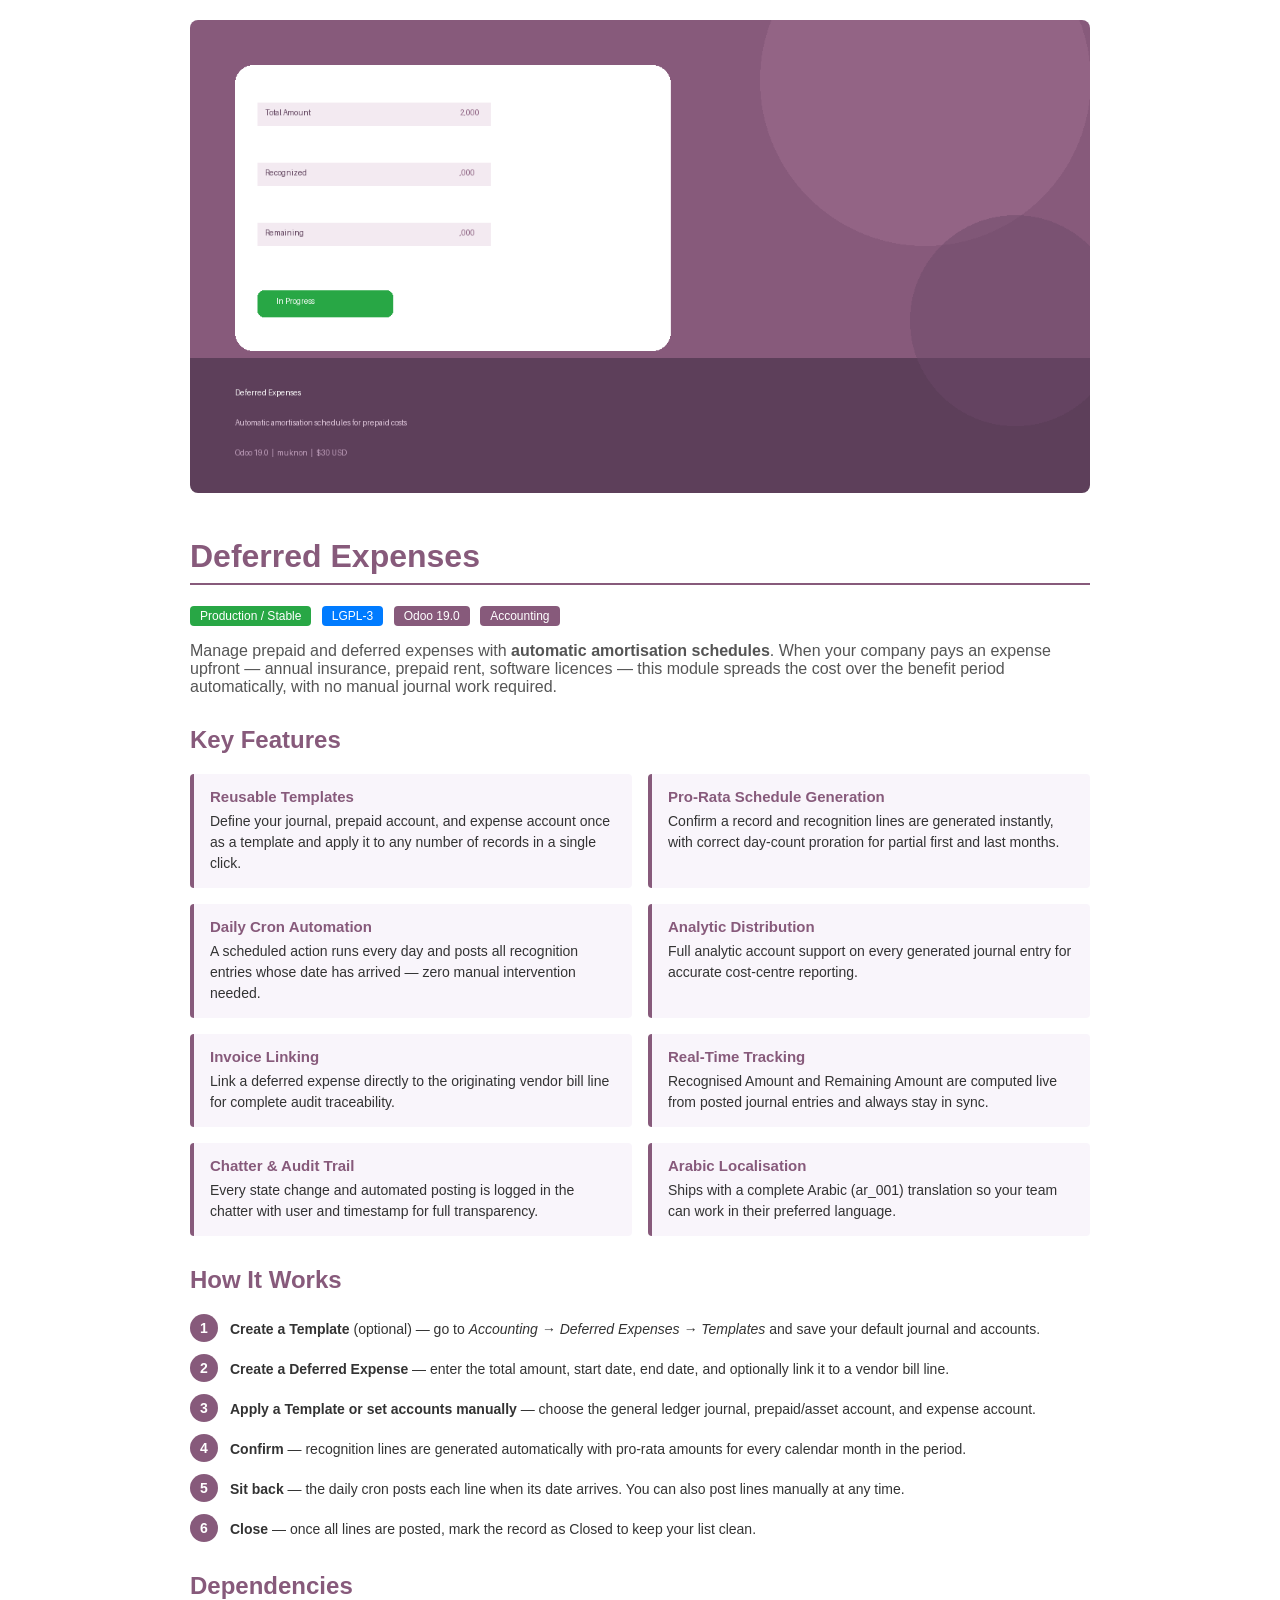
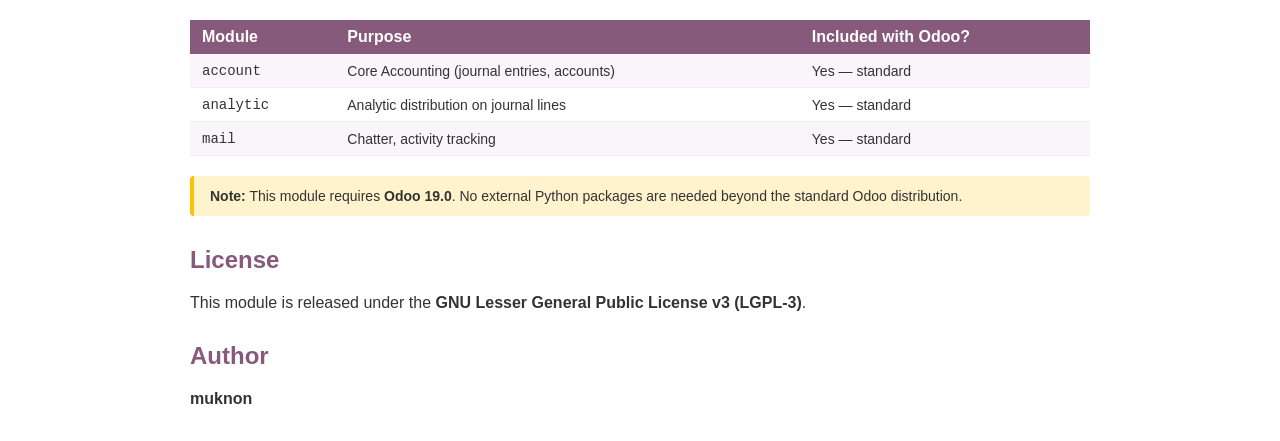
<file: muknon_deferred_expense/static/description/index.html>
<!DOCTYPE html>
<html lang="en">
<head>
    <meta charset="UTF-8">
    <style>
        body { font-family: Arial, sans-serif; color: #333; max-width: 900px; margin: 0 auto; padding: 20px; }
        h1 { color: #875A7B; border-bottom: 2px solid #875A7B; padding-bottom: 8px; }
        h2 { color: #875A7B; margin-top: 30px; }
        h3 { color: #555; }
        .badge { display: inline-block; background: #875A7B; color: #fff; border-radius: 4px; padding: 3px 10px; font-size: 12px; margin-right: 6px; }
        .badge.green { background: #28a745; }
        .badge.blue  { background: #007bff; }
        ul { padding-left: 20px; }
        li { margin-bottom: 6px; line-height: 1.6; }
        .feature-grid { display: grid; grid-template-columns: repeat(2, 1fr); gap: 16px; margin: 20px 0; }
        .feature-card { background: #f9f5fb; border-left: 4px solid #875A7B; padding: 14px 16px; border-radius: 4px; }
        .feature-card h3 { margin: 0 0 6px; font-size: 15px; color: #875A7B; }
        .feature-card p  { margin: 0; font-size: 14px; line-height: 1.5; }
        .workflow-step { display: flex; align-items: flex-start; margin-bottom: 12px; }
        .step-num { background: #875A7B; color: #fff; border-radius: 50%; width: 28px; height: 28px; display: flex; align-items: center; justify-content: center; font-weight: bold; flex-shrink: 0; margin-right: 12px; font-size: 14px; }
        .step-text { font-size: 14px; line-height: 1.6; padding-top: 4px; }
        .dep-table { width: 100%; border-collapse: collapse; margin-top: 10px; }
        .dep-table th { background: #875A7B; color: #fff; padding: 8px 12px; text-align: left; }
        .dep-table td { padding: 8px 12px; border-bottom: 1px solid #eee; font-size: 14px; }
        .dep-table tr:nth-child(even) td { background: #f9f5fb; }
        .note { background: #fff3cd; border-left: 4px solid #ffc107; padding: 12px 16px; border-radius: 4px; font-size: 14px; margin: 20px 0; }
    </style>
</head>
<body>

<img src="banner.png" alt="Deferred Expenses" style="width:100%;border-radius:8px;margin-bottom:20px;"/>
<h1>Deferred Expenses</h1>

<p>
    <span class="badge green">Production / Stable</span>
    <span class="badge blue">LGPL-3</span>
    <span class="badge">Odoo 19.0</span>
    <span class="badge">Accounting</span>
</p>

<p style="font-size:16px; color:#555; margin-top:16px;">
    Manage prepaid and deferred expenses with <strong>automatic amortisation schedules</strong>.
    When your company pays an expense upfront — annual insurance, prepaid rent, software licences —
    this module spreads the cost over the benefit period automatically, with no manual journal work required.
</p>

<h2>Key Features</h2>

<div class="feature-grid">
    <div class="feature-card">
        <h3>Reusable Templates</h3>
        <p>Define your journal, prepaid account, and expense account once as a template and apply it to any number of records in a single click.</p>
    </div>
    <div class="feature-card">
        <h3>Pro-Rata Schedule Generation</h3>
        <p>Confirm a record and recognition lines are generated instantly, with correct day-count proration for partial first and last months.</p>
    </div>
    <div class="feature-card">
        <h3>Daily Cron Automation</h3>
        <p>A scheduled action runs every day and posts all recognition entries whose date has arrived — zero manual intervention needed.</p>
    </div>
    <div class="feature-card">
        <h3>Analytic Distribution</h3>
        <p>Full analytic account support on every generated journal entry for accurate cost-centre reporting.</p>
    </div>
    <div class="feature-card">
        <h3>Invoice Linking</h3>
        <p>Link a deferred expense directly to the originating vendor bill line for complete audit traceability.</p>
    </div>
    <div class="feature-card">
        <h3>Real-Time Tracking</h3>
        <p>Recognised Amount and Remaining Amount are computed live from posted journal entries and always stay in sync.</p>
    </div>
    <div class="feature-card">
        <h3>Chatter &amp; Audit Trail</h3>
        <p>Every state change and automated posting is logged in the chatter with user and timestamp for full transparency.</p>
    </div>
    <div class="feature-card">
        <h3>Arabic Localisation</h3>
        <p>Ships with a complete Arabic (ar_001) translation so your team can work in their preferred language.</p>
    </div>
</div>

<h2>How It Works</h2>

<div class="workflow-step">
    <div class="step-num">1</div>
    <div class="step-text"><strong>Create a Template</strong> (optional) — go to <em>Accounting → Deferred Expenses → Templates</em> and save your default journal and accounts.</div>
</div>
<div class="workflow-step">
    <div class="step-num">2</div>
    <div class="step-text"><strong>Create a Deferred Expense</strong> — enter the total amount, start date, end date, and optionally link it to a vendor bill line.</div>
</div>
<div class="workflow-step">
    <div class="step-num">3</div>
    <div class="step-text"><strong>Apply a Template or set accounts manually</strong> — choose the general ledger journal, prepaid/asset account, and expense account.</div>
</div>
<div class="workflow-step">
    <div class="step-num">4</div>
    <div class="step-text"><strong>Confirm</strong> — recognition lines are generated automatically with pro-rata amounts for every calendar month in the period.</div>
</div>
<div class="workflow-step">
    <div class="step-num">5</div>
    <div class="step-text"><strong>Sit back</strong> — the daily cron posts each line when its date arrives. You can also post lines manually at any time.</div>
</div>
<div class="workflow-step">
    <div class="step-num">6</div>
    <div class="step-text"><strong>Close</strong> — once all lines are posted, mark the record as Closed to keep your list clean.</div>
</div>

<h2>Dependencies</h2>

<table class="dep-table">
    <tr><th>Module</th><th>Purpose</th><th>Included with Odoo?</th></tr>
    <tr><td><code>account</code></td><td>Core Accounting (journal entries, accounts)</td><td>Yes — standard</td></tr>
    <tr><td><code>analytic</code></td><td>Analytic distribution on journal lines</td><td>Yes — standard</td></tr>
    <tr><td><code>mail</code></td><td>Chatter, activity tracking</td><td>Yes — standard</td></tr>
</table>

<div class="note">
    <strong>Note:</strong> This module requires <strong>Odoo 19.0</strong>. No external Python packages are needed beyond the standard Odoo distribution.
</div>

<h2>License</h2>
<p>This module is released under the <strong>GNU Lesser General Public License v3 (LGPL-3)</strong>.</p>

<h2>Author</h2>
<p><strong>muknon</strong></p>

</body>
</html>
</file>
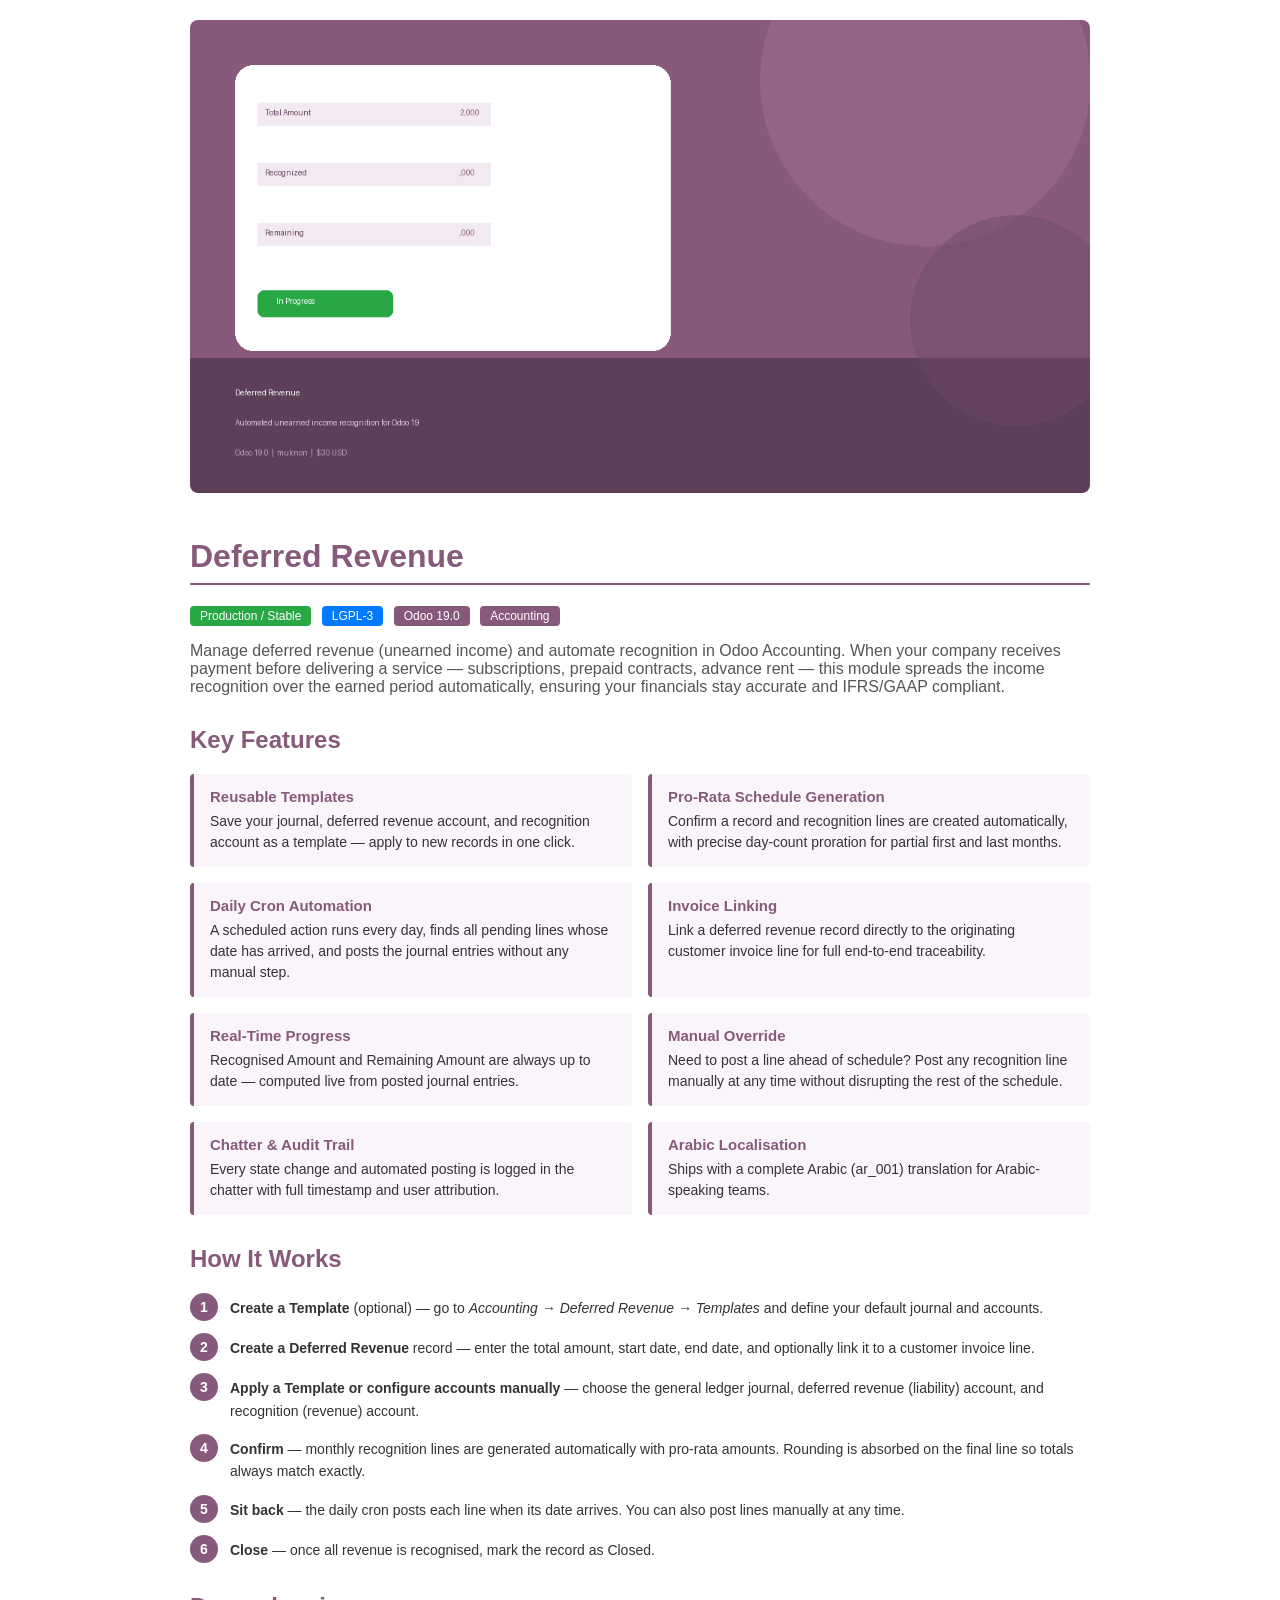
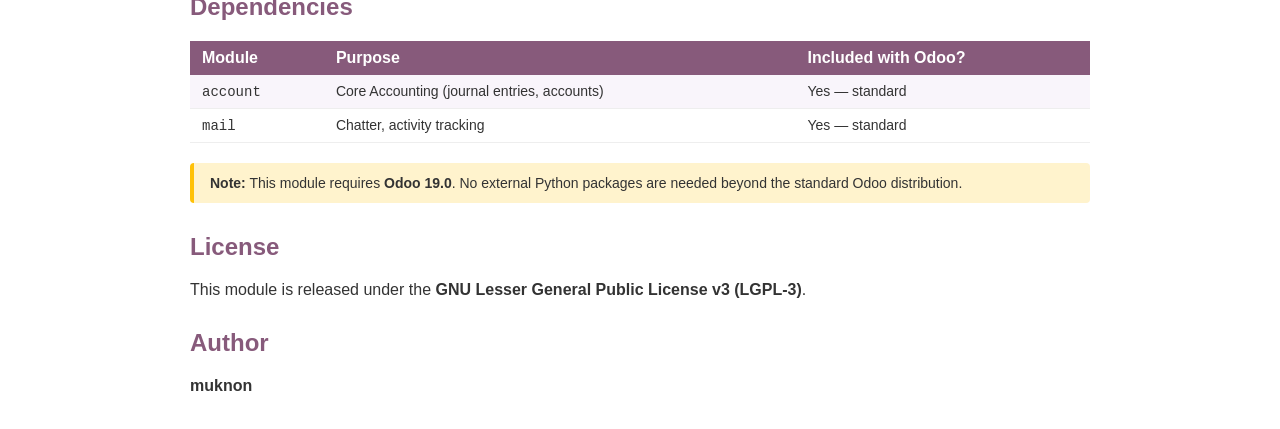
<file: muknon_deferred_revenue/static/description/index.html>
<!DOCTYPE html>
<html lang="en">
<head>
    <meta charset="UTF-8">
    <style>
        body { font-family: Arial, sans-serif; color: #333; max-width: 900px; margin: 0 auto; padding: 20px; }
        h1 { color: #875A7B; border-bottom: 2px solid #875A7B; padding-bottom: 8px; }
        h2 { color: #875A7B; margin-top: 30px; }
        h3 { color: #555; }
        .badge { display: inline-block; background: #875A7B; color: #fff; border-radius: 4px; padding: 3px 10px; font-size: 12px; margin-right: 6px; }
        .badge.green { background: #28a745; }
        .badge.blue  { background: #007bff; }
        ul { padding-left: 20px; }
        li { margin-bottom: 6px; line-height: 1.6; }
        .feature-grid { display: grid; grid-template-columns: repeat(2, 1fr); gap: 16px; margin: 20px 0; }
        .feature-card { background: #f9f5fb; border-left: 4px solid #875A7B; padding: 14px 16px; border-radius: 4px; }
        .feature-card h3 { margin: 0 0 6px; font-size: 15px; color: #875A7B; }
        .feature-card p  { margin: 0; font-size: 14px; line-height: 1.5; }
        .workflow-step { display: flex; align-items: flex-start; margin-bottom: 12px; }
        .step-num { background: #875A7B; color: #fff; border-radius: 50%; width: 28px; height: 28px; display: flex; align-items: center; justify-content: center; font-weight: bold; flex-shrink: 0; margin-right: 12px; font-size: 14px; }
        .step-text { font-size: 14px; line-height: 1.6; padding-top: 4px; }
        .dep-table { width: 100%; border-collapse: collapse; margin-top: 10px; }
        .dep-table th { background: #875A7B; color: #fff; padding: 8px 12px; text-align: left; }
        .dep-table td { padding: 8px 12px; border-bottom: 1px solid #eee; font-size: 14px; }
        .dep-table tr:nth-child(even) td { background: #f9f5fb; }
        .note { background: #fff3cd; border-left: 4px solid #ffc107; padding: 12px 16px; border-radius: 4px; font-size: 14px; margin: 20px 0; }
    </style>
</head>
<body>

<img src="banner.png" alt="Deferred Revenue" style="width:100%;border-radius:8px;margin-bottom:20px;"/>
<h1>Deferred Revenue</h1>

<p>
    <span class="badge green">Production / Stable</span>
    <span class="badge blue">LGPL-3</span>
    <span class="badge">Odoo 19.0</span>
    <span class="badge">Accounting</span>
</p>

<p style="font-size:16px; color:#555; margin-top:16px;">
    Manage deferred revenue (unearned income) and automate recognition in Odoo Accounting.
    When your company receives payment before delivering a service — subscriptions, prepaid contracts,
    advance rent — this module spreads the income recognition over the earned period automatically,
    ensuring your financials stay accurate and IFRS/GAAP compliant.
</p>

<h2>Key Features</h2>

<div class="feature-grid">
    <div class="feature-card">
        <h3>Reusable Templates</h3>
        <p>Save your journal, deferred revenue account, and recognition account as a template — apply to new records in one click.</p>
    </div>
    <div class="feature-card">
        <h3>Pro-Rata Schedule Generation</h3>
        <p>Confirm a record and recognition lines are created automatically, with precise day-count proration for partial first and last months.</p>
    </div>
    <div class="feature-card">
        <h3>Daily Cron Automation</h3>
        <p>A scheduled action runs every day, finds all pending lines whose date has arrived, and posts the journal entries without any manual step.</p>
    </div>
    <div class="feature-card">
        <h3>Invoice Linking</h3>
        <p>Link a deferred revenue record directly to the originating customer invoice line for full end-to-end traceability.</p>
    </div>
    <div class="feature-card">
        <h3>Real-Time Progress</h3>
        <p>Recognised Amount and Remaining Amount are always up to date — computed live from posted journal entries.</p>
    </div>
    <div class="feature-card">
        <h3>Manual Override</h3>
        <p>Need to post a line ahead of schedule? Post any recognition line manually at any time without disrupting the rest of the schedule.</p>
    </div>
    <div class="feature-card">
        <h3>Chatter &amp; Audit Trail</h3>
        <p>Every state change and automated posting is logged in the chatter with full timestamp and user attribution.</p>
    </div>
    <div class="feature-card">
        <h3>Arabic Localisation</h3>
        <p>Ships with a complete Arabic (ar_001) translation for Arabic-speaking teams.</p>
    </div>
</div>

<h2>How It Works</h2>

<div class="workflow-step">
    <div class="step-num">1</div>
    <div class="step-text"><strong>Create a Template</strong> (optional) — go to <em>Accounting → Deferred Revenue → Templates</em> and define your default journal and accounts.</div>
</div>
<div class="workflow-step">
    <div class="step-num">2</div>
    <div class="step-text"><strong>Create a Deferred Revenue</strong> record — enter the total amount, start date, end date, and optionally link it to a customer invoice line.</div>
</div>
<div class="workflow-step">
    <div class="step-num">3</div>
    <div class="step-text"><strong>Apply a Template or configure accounts manually</strong> — choose the general ledger journal, deferred revenue (liability) account, and recognition (revenue) account.</div>
</div>
<div class="workflow-step">
    <div class="step-num">4</div>
    <div class="step-text"><strong>Confirm</strong> — monthly recognition lines are generated automatically with pro-rata amounts. Rounding is absorbed on the final line so totals always match exactly.</div>
</div>
<div class="workflow-step">
    <div class="step-num">5</div>
    <div class="step-text"><strong>Sit back</strong> — the daily cron posts each line when its date arrives. You can also post lines manually at any time.</div>
</div>
<div class="workflow-step">
    <div class="step-num">6</div>
    <div class="step-text"><strong>Close</strong> — once all revenue is recognised, mark the record as Closed.</div>
</div>

<h2>Dependencies</h2>

<table class="dep-table">
    <tr><th>Module</th><th>Purpose</th><th>Included with Odoo?</th></tr>
    <tr><td><code>account</code></td><td>Core Accounting (journal entries, accounts)</td><td>Yes — standard</td></tr>
    <tr><td><code>mail</code></td><td>Chatter, activity tracking</td><td>Yes — standard</td></tr>
</table>

<div class="note">
    <strong>Note:</strong> This module requires <strong>Odoo 19.0</strong>. No external Python packages are needed beyond the standard Odoo distribution.
</div>

<h2>License</h2>
<p>This module is released under the <strong>GNU Lesser General Public License v3 (LGPL-3)</strong>.</p>

<h2>Author</h2>
<p><strong>muknon</strong></p>

</body>
</html>
</file>
